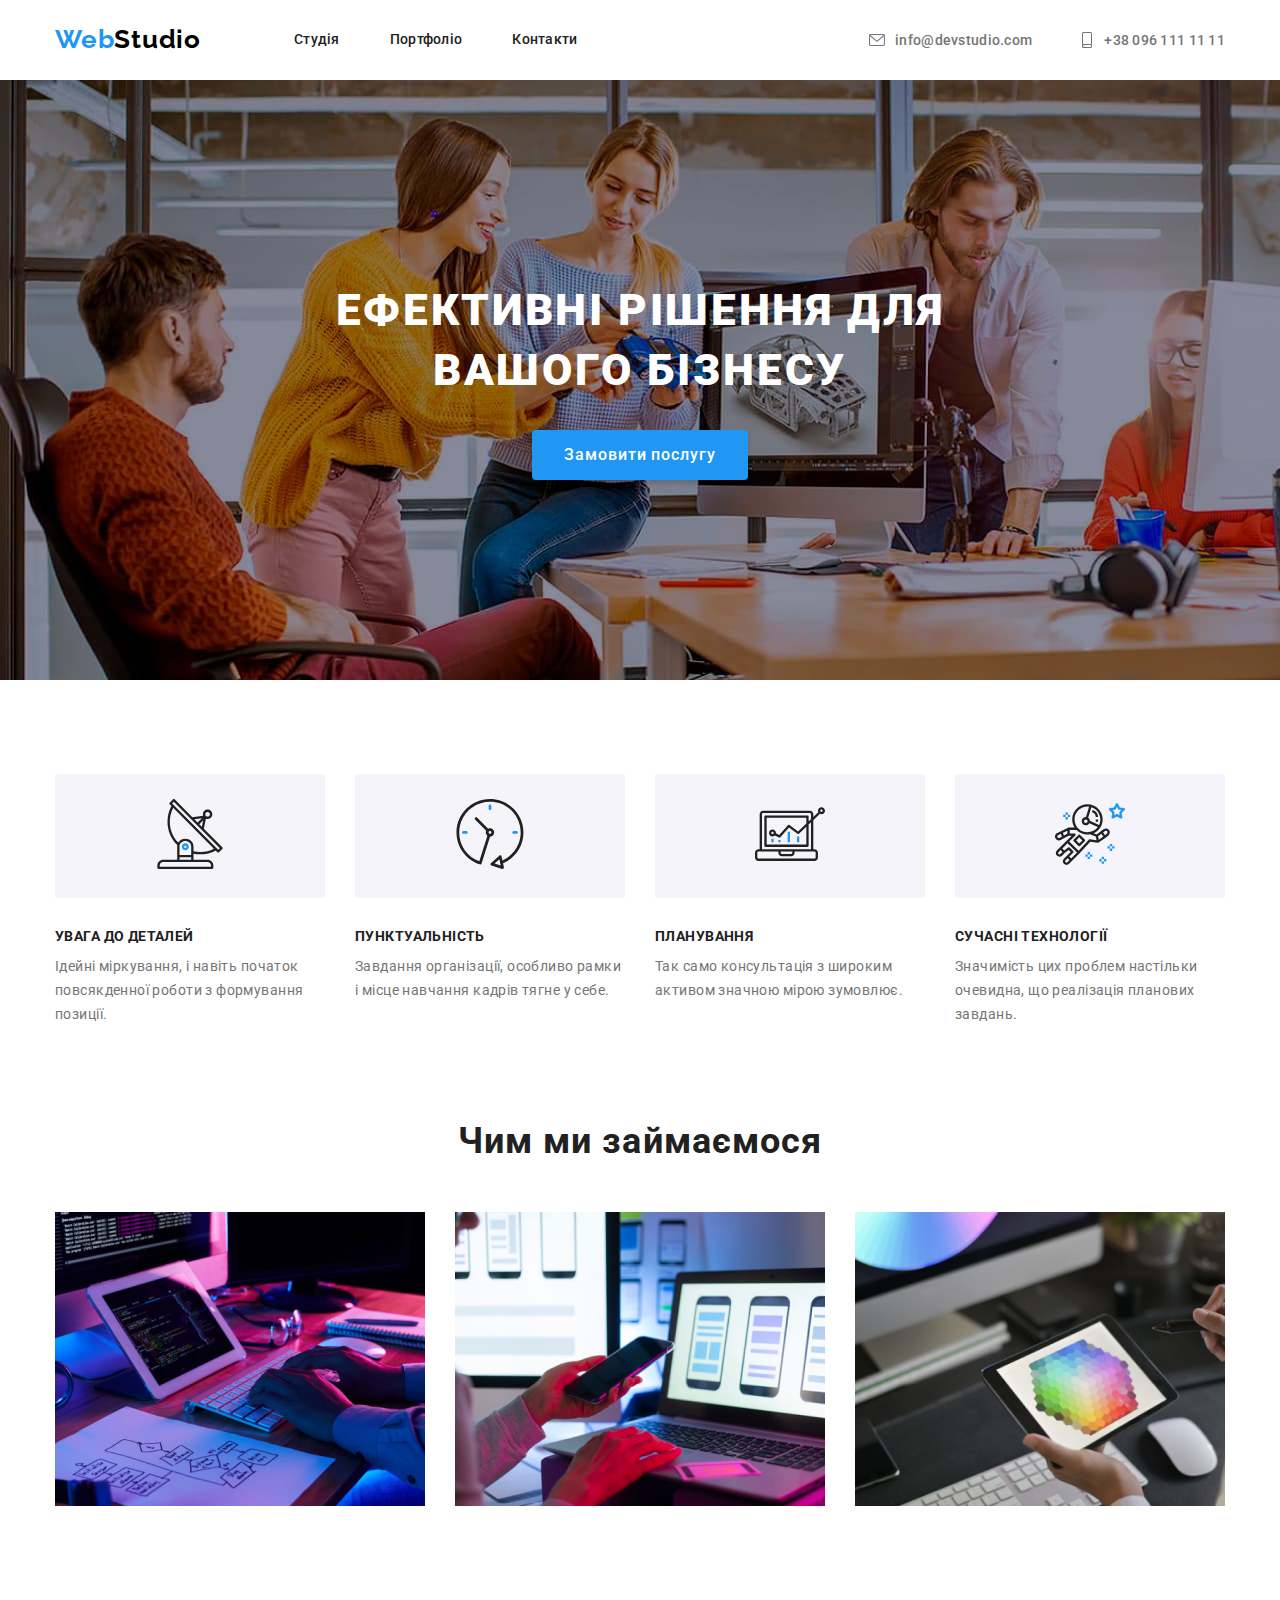
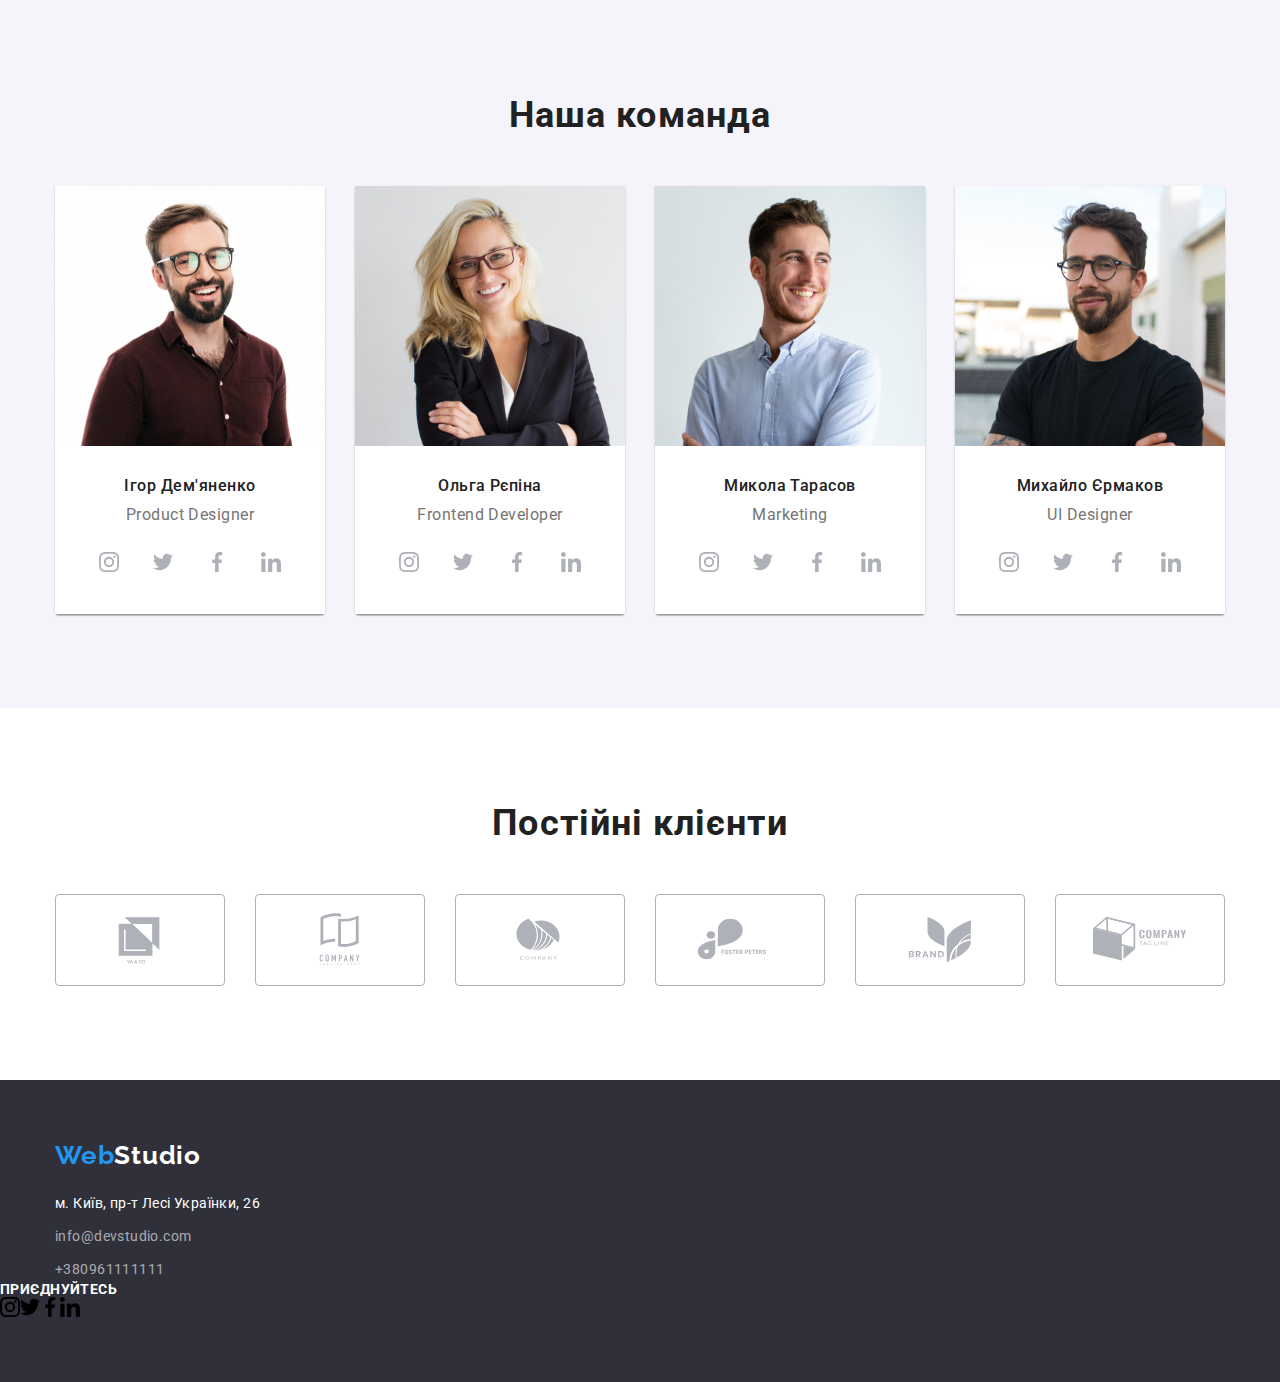
<file: index.html>
<!DOCTYPE html>
<html lang="en">
  <head>
    <meta charset="UTF-8" />
    <meta http-equiv="X-UA-Compatible" content="IE=edge" />
    <meta name="viewport" content="width=device-width, initial-scale=1.0" />
    <title>Document</title>
    <link
      rel="stylesheet"
      href="https://cdnjs.cloudflare.com/ajax/libs/modern-normalize/1.1.0/modern-normalize.min.css"
      integrity="sha512-wpPYUAdjBVSE4KJnH1VR1HeZfpl1ub8YT/NKx4PuQ5NmX2tKuGu6U/JRp5y+Y8XG2tV+wKQpNHVUX03MfMFn9Q=="
      crossorigin="anonymous"
      referrerpolicy="no-referrer"
    />
    <link rel="preconnect" href="https://fonts.googleapis.com" />
    <link rel="preconnect" href="https://fonts.gstatic.com" crossorigin />
    <link
      rel="stylesheet"
      href="https://cdnjs.cloudflare.com/ajax/libs/modern-normalize/1.0.0/modern-normalize.min.css"
    />
    <link
      rel="stylesheet"
      href="https://cdnjs.cloudflare.com/ajax/libs/modern-normalize/1.1.0/modern-normalize.css"
      integrity="sha512-Y0MM+V6ymRKN2zStTqzQ227DWhhp4Mzdo6gnlRnuaNCbc+YN/ZH0sBCLTM4M0oSy9c9VKiCvd4Jk44aCLrNS5Q=="
      crossorigin="anonymous"
      referrerpolicy="no-referrer"
    />
    <link
      href="https://fonts.googleapis.com/css2?family=Raleway:wght@700&family=Roboto:wght@400;500;700&display=swap"
      rel="stylesheet"
    />
    <link rel="preconnect" href="https://fonts.googleapis.com" />
    <link rel="preconnect" href="https://fonts.gstatic.com" crossorigin />
    <link
      href="https://fonts.googleapis.com/css2?family=Roboto:wght@900&display=swap"
      rel="stylesheet"
    />

    <link rel="stylesheet" href="./css/styles.css" />
  </head>
  <body class="page-body">
    <!--header-->
    <header class="page-header">
      <div class="header-lists container">
        <nav class="header-nav">
          <a href="" class="logo"
            >Web<span class="header-logo-span">Studio</span></a
          >

          <a href="./index.html"></a>

          <ul class="site-nav list">
            <li><a href="" class="link">Студія</a></li>
            <li><a href="./portfolio.html" class="link">Портфоліо</a></li>
            <li><a href="" class="link">Контакти </a></li>
          </ul>
        </nav>
        <ul class="site-nav-contacts list">
          <li>
            <a href="" class="link-info">
              <svg class="envelope-icon">
                <use href="./images/symbol-defs.svg#icon-envelope"></use>
              </svg>
              info@devstudio.com
            </a>
          </li>
          <li>
            <a href="" class="link-info">
              <svg class="smartphone-icon">
                <use href="./images/symbol-defs.svg#icon-smartphone"></use>
              </svg>

              +38 096 111 11 11
            </a>
          </li>
        </ul>
      </div>
    </header>
    <main>
      <!--hero-->
      <section class="hero">
        <div class="hero-elements container">
          <h1 class="hero-title">Ефективні рішення для вашого бізнесу</h1>
          <button type="button" class="button">Замовити послугу</button>
        </div>
      </section>

      <!--about_activity-->
      <section class="section-activity">
        <div class="container">
          <ul class="activities-list list">
            <h2 class="section-title visually-hidden">Чим ми займаємося</h2>
            <li>
              <div class="icons-container">
                <svg class="activities-icon">
                  <use href="images/symbol-defs.svg#icon-antenna-1"></use>
                </svg>
              </div>

              <h3 class="title">УВАГА ДО ДЕТАЛЕЙ</h3>
              <p class="paragraph">
                Ідейні міркування, і навіть початок повсякденної роботи з
                формування позиції.
              </p>
            </li>
            <li>
              <div class="icons-container">
                <svg class="activities-icon">
                  <use href="images/symbol-defs.svg#icon-clock-1"></use>
                </svg>
              </div>
              <h3 class="title">ПУНКТУАЛЬНІСТЬ</h3>
              <p class="paragraph">
                Завдання організації, особливо рамки і місце навчання кадрів
                тягне у себе.
              </p>
            </li>
            <li>
              <div class="icons-container">
                <svg class="activities-icon">
                  <use href="images/symbol-defs.svg#icon-diagram-1"></use>
                </svg>
              </div>
              <h3 class="title">ПЛАНУВАННЯ</h3>
              <p class="paragraph">
                Так само консультація з широким активом значною мірою зумовлює.
              </p>
            </li>
            <li>
              <div class="icons-container">
                <svg class="activities-icon">
                  <use href="images/symbol-defs.svg#icon-astronaut-1"></use>
                </svg>
              </div>
              <h3 class="title">СУЧАСНІ ТЕХНОЛОГІЇ</h3>
              <p class="paragraph">
                Значимість цих проблем настільки очевидна, що реалізація
                планових завдань.
              </p>
            </li>
          </ul>
        </div>
      </section>
      <!--work_examples-->
      <section class="section-work-examples">
        <div class="work-examples container">
          <h2 class="section-title h2-title">Чим ми займаємося</h2>
          <ul class="work-examples-list list">
            <li>
              <img
                class="img"
                src="./images/work_examples/img_3.png"
                class="img"
                alt="Пример работы"
                width="370"
              />
            </li>
            <li>
              <img
                class="img"
                src="./images/work_examples/img_2.png"
                class="img"
                alt="Пример работы"
                width="370"
              />
            </li>
            <li>
              <img
                class="img"
                src="./images/work_examples/img_1.png"
                class="img"
                alt="Пример работы"
                width="370"
              />
            </li>
          </ul>
        </div>
      </section>
      <!--employers-->
      <section class="employers">
        <div class="employers-list container">
          <h2 class="section-title">Наша команда</h2>
          <ul class="img-list">
            <li class="card">
              <img
                class="img"
                src="./images/employers/img_1.jpg"
                alt="сотрудник"
                width="270"
              />
              <div class="general-paragraph">
                <h3 class="title">Ігор Дем'яненко</h3>
                <p class="paragraph">Product Designer</p>
                <div class="social-links">
                  <a class="social-link" href="">
                    <svg class="social-icon">
                      <use
                        href="./images/symbol-defs.svg#icon-instagram-1"
                      ></use>
                    </svg>
                  </a>
                  <a class="social-link" href="">
                    <svg class="social-icon">
                      <use href="./images/symbol-defs.svg#icon-twitter-1"></use>
                    </svg>
                  </a>
                  <a class="social-link" href="">
                    <svg class="social-icon">
                      <use
                        href="./images/symbol-defs.svg#icon-facebook-1"
                      ></use>
                    </svg>
                  </a>
                  <a class="social-link" href="">
                    <svg class="social-icon">
                      <use
                        href="./images/symbol-defs.svg#icon-linkedin-1"
                      ></use>
                    </svg>
                  </a>
                </div>
              </div>
            </li>
            <li class="card">
              <img
                class="img"
                src="./images/employers/img_2.jpg"
                alt="сотрудник"
                width="270"
              />
              <div class="general-paragraph">
                <h3 class="title">Ольга Рєпіна</h3>
                <p class="paragraph">Frontend Developer</p>
                <div class="social-links">
                  <a class="social-link" href="">
                    <svg class="social-icon">
                      <use
                        href="./images/symbol-defs.svg#icon-instagram-1"
                      ></use>
                    </svg>
                  </a>
                  <a class="social-link" href="">
                    <svg class="social-icon">
                      <use href="./images/symbol-defs.svg#icon-twitter-1"></use>
                    </svg>
                  </a>
                  <a class="social-link" href="">
                    <svg class="social-icon">
                      <use
                        href="./images/symbol-defs.svg#icon-facebook-1"
                      ></use>
                    </svg>
                  </a>
                  <a class="social-link" href="">
                    <svg class="social-icon">
                      <use
                        href="./images/symbol-defs.svg#icon-linkedin-1"
                      ></use>
                    </svg>
                  </a>
                </div>
              </div>
            </li>
            <li class="card">
              <img
                class="img"
                src="./images/employers/img_3.jpg"
                alt="сотрудник"
                width="270"
              />
              <div class="general-paragraph">
                <h3 class="title">Микола Тарасов</h3>
                <p class="paragraph">Marketing</p>
                <div class="social-links">
                  <a class="social-link" href="">
                    <svg class="social-icon">
                      <use
                        href="./images/symbol-defs.svg#icon-instagram-1"
                      ></use>
                    </svg>
                  </a>
                  <a class="social-link" href="">
                    <svg class="social-icon">
                      <use href="./images/symbol-defs.svg#icon-twitter-1"></use>
                    </svg>
                  </a>
                  <a class="social-link" href="">
                    <svg class="social-icon">
                      <use
                        href="./images/symbol-defs.svg#icon-facebook-1"
                      ></use>
                    </svg>
                  </a>
                  <a class="social-link" href="">
                    <svg class="social-icon">
                      <use
                        href="./images/symbol-defs.svg#icon-linkedin-1"
                      ></use>
                    </svg>
                  </a>
                </div>
              </div>
            </li>
            <li class="card">
              <img
                class="img"
                src="./images/employers/img_4.jpg"
                alt="сотрудник"
                width="270"
              />
              <div class="general-paragraph">
                <h3 class="title">Михайло Єрмаков</h3>
                <p class="paragraph">UI Designer</p>
                <div class="social-links">
                  <a class="social-link" href="">
                    <svg class="social-icon">
                      <use
                        href="./images/symbol-defs.svg#icon-instagram-1"
                      ></use>
                    </svg>
                  </a>
                  <a class="social-link" href="">
                    <svg class="social-icon">
                      <use href="./images/symbol-defs.svg#icon-twitter-1"></use>
                    </svg>
                  </a>
                  <a class="social-link" href="">
                    <svg class="social-icon">
                      <use
                        href="./images/symbol-defs.svg#icon-facebook-1"
                      ></use>
                    </svg>
                  </a>
                  <a class="social-link" href="">
                    <svg class="social-icon">
                      <use
                        href="./images/symbol-defs.svg#icon-linkedin-1"
                      ></use>
                    </svg>
                  </a>
                </div>
              </div>
            </li>
          </ul>
        </div>
      </section>

      <section class="companies">
        <div class="container">
          <h2 class="companies-title h2-title">Постійні клієнти</h2>
          <ul class="companies-icon-list">
            <li>
              <a class="icon-link" href="">
                <svg class="icon">
                  <use href="./images/symbol-defs.svg#icon-logo"></use>
                </svg>
              </a>
            </li>
            <li>
              <a class="icon-link" href="">
                <svg class="icon">
                  <use href="./images/symbol-defs.svg#icon-logo-1"></use>
                </svg>
              </a>
            </li>
            <li>
              <a class="icon-link" href="">
                <svg class="icon">
                  <use href="./images/symbol-defs.svg#icon-logo-2" #></use>
                </svg>
              </a>
            </li>
            <li>
              <a class="icon-link" href="">
                <svg class="icon">
                  <use href="./images/symbol-defs.svg#icon-logo-3"></use>
                </svg>
              </a>
            </li>
            <li>
              <a class="icon-link" href="">
                <svg class="icon">
                  <use href="./images/symbol-defs.svg#icon-logo-4"></use>
                </svg>
              </a>
            </li>
            <li>
              <a class="icon-link" href="">
                <svg class="icon">
                  <use href="./images/symbol-defs.svg#icon-logo-5"></use>
                </svg>
              </a>
            </li>
          </ul>
        </div>
      </section>

      <!--footer-->
    </main>
  
    <footer class="footer">
      <div class="footer-elements container">
        <a href="" class="logo"
          >Web<span class="footer-logo-span">Studio</span></a
        >
        <address class="address">
          <p class="address-paragraph">м. Київ, пр-т Лесі Українки, 26</p>
          <a class="address-link" href="info@devstudio.com"
            >info@devstudio.com</a
          >
          <a class="address-link" href="+380961111111">+380961111111</a>
        </address>
      </div>
      <div class="footer-icons">
        <p class="paragraph">приєднуйтесь</p>
        <ul class = "footer-icons-list">
          <li>
            <a href="" class="footer-icons-link">
              <svg class="icon">
                <use href = "./images/symbol-defs.svg#icon-instagram-1"></use>
              </svg>
            </a>
          </li>
          <li>
            <a href="" class="footer-icons-link">
              <svg class="icon">
                <use href = "./images/symbol-defs.svg#icon-twitter-1"></use>
              </svg>
            </a>
          </li>
          <li>
            <a href="" class="footer-icons-link">
              <svg class="icon">
                <use href = "./images/symbol-defs.svg#icon-facebook-1"></use>
              </svg>
            </a>
          </li>
          <li>
            <a href="" class="footer-icons-link">
              <svg class="icon">
                <use href = "./images/symbol-defs.svg#icon-linkedin-1"></use>
              </svg>
            </a>
          </li>
          
        </ul>
        
      </div>
    </footer>
  </body>
</html>
</file>
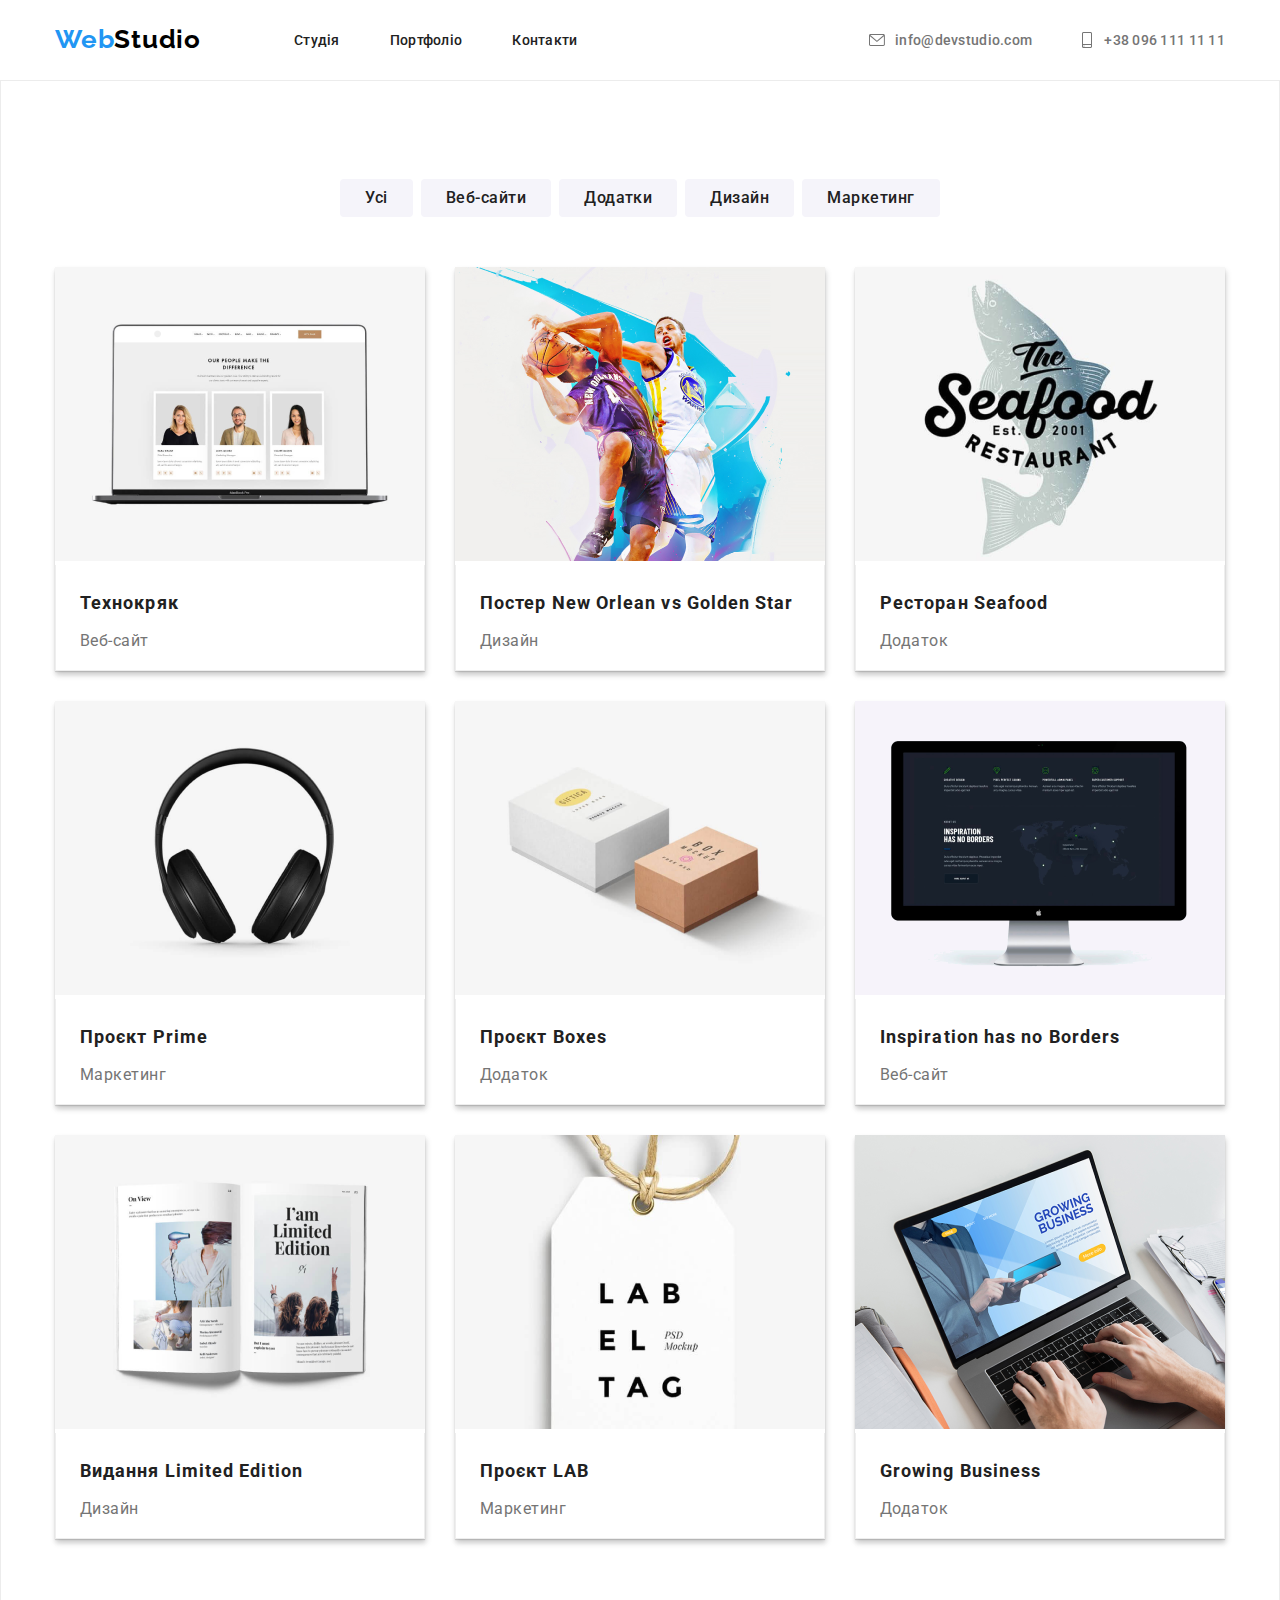
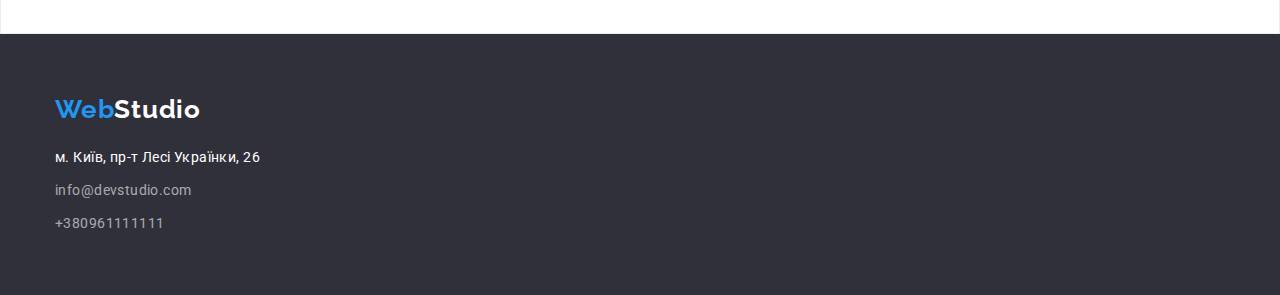
<file: portfolio.html>
<!DOCTYPE html>
<html lang="en">
  <head>
    <meta charset="UTF-8" />
    <meta http-equiv="X-UA-Compatible" content="IE=edge" />
    <meta name="viewport" content="width=device-width, initial-scale=1.0" />
    <title>Document</title>
    <link
      rel="stylesheet"
      href="https://cdnjs.cloudflare.com/ajax/libs/modern-normalize/1.1.0/modern-normalize.min.css"
      integrity="sha512-wpPYUAdjBVSE4KJnH1VR1HeZfpl1ub8YT/NKx4PuQ5NmX2tKuGu6U/JRp5y+Y8XG2tV+wKQpNHVUX03MfMFn9Q=="
      crossorigin="anonymous"
      referrerpolicy="no-referrer"
    />
    <link rel="preconnect" href="https://fonts.googleapis.com" />
    <link rel="preconnect" href="https://fonts.gstatic.com" crossorigin />
    <link
      href="https://fonts.googleapis.com/css2?family=Raleway:wght@700&family=Roboto:wght@400;500;700&display=swap"
      rel="stylesheet"
    />
    <link rel="preconnect" href="https://fonts.googleapis.com" />
    <link rel="preconnect" href="https://fonts.gstatic.com" crossorigin />
    <link
      href="https://fonts.googleapis.com/css2?family=Roboto:wght@900&display=swap"
      rel="stylesheet"
    />
    <link rel="stylesheet" href="./css/styles.css" />
  </head>
  <body>
    <header class="page-header">
      <div class="container">
        <nav class="header-nav">
          <a href="./index.html"></a>
          <a href="./index.html" class="logo"
            >Web<span class="header-logo-span">Studio</span></a
          >
          <ul class="site-nav list">
            <li><a href="/" class="link">Студія</a></li>
            <li><a href="./portfolio.html" class="link">Портфоліо</a></li>
            <li><a href="" class="link">Контакти </a></li>
          </ul>

          <ul class="site-nav-contacts list">
            <li>
              <a href="" class="link-info">
                <svg class="envelope-icon">
                  <use href="./images/symbol-defs.svg#icon-envelope"></use>
                </svg>
                info@devstudio.com
              </a>
            </li>
            <li>
              <a href="" class="link-info">
                <svg class="smartphone-icon">
                  <use href="./images/symbol-defs.svg#icon-smartphone"></use>
                </svg>
  
                +38 096 111 11 11
              </a>
            </li>
          </ul>
        </nav>
      </div>
    </header>

    <main>
      <section class="portfolio-section section">
        <h1 class="visually-hidden">list</h1>
        <!-- buttons -->
        <div class="container">
          <ul class="section-nav list">
            <li><button type="button" class="button">Усі</button></li>
            <li><button type="button" class="button">Веб-сайти</button></li>
            <li><button type="button" class="button">Додатки</button></li>
            <li><button type="button" class="button">Дизайн</button></li>
            <li><button type="button" class="button">Маркетинг</button></li>
          </ul>
        </div>
        <!-- list -->
        <div class="container">
          <ul class="portfolio-img-list list">
            <li class = "card">
              <a href="" class="link-imgs">
                <div class="test"></div>
                <img src="./portfolio_imgs/laptop.jpeg" alt="laptop" />
                <div class="general-list">
                  <h2 class="img-list-title">Технокряк</h2>
                  <p class="img-list-paragraph">Веб-сайт</p>
                </div>
              </a>
            </li>
            <li class = "card">
              <a href="" class="link-imgs">
                <img src="./portfolio_imgs/basketball.jpeg" alt="basketball" />
                <div class="general-list">
                  <h2 class="img-list-title">
                    Постер New Orlean vs Golden Star
                  </h2>

                  <p class="img-list-paragraph">Дизайн</p>
                </div>
              </a>
            </li>
            <li class = "card">
              <a href="" class="link-imgs">
                <img src="./portfolio_imgs/sea_food.jpeg" alt="sea_food" />
                <div class="general-list">
                  <h2 class="img-list-title">Ресторан Seafood</h2>

                  <p class="img-list-paragraph">Додаток</p>
                </div>
              </a>
            </li>
            <li class = "card">
              <a href="" class="link-imgs">
                <img src="./portfolio_imgs/headphones.jpeg" alt="headphones" />
                <div class="general-list">
                  <h2 class="img-list-title">Проєкт Prime</h2>

                  <p class="img-list-paragraph">Маркетинг</p>
                </div>
              </a>
            </li>
            <li class = "card">
              <a href="" class="link-imgs">
                <img src="./portfolio_imgs/boxes.jpeg" alt="boxes" />
                <div class="general-list">
                  <h2 class="img-list-title">Проєкт Boxes</h2>
                  <p class="img-list-paragraph">Додаток</p>
                </div>
              </a>
            </li>
            <li class = "card">
              <a href="" class="link-imgs">
                <img src="./portfolio_imgs/monitor.jpeg" alt="monitor" />
                <div class="general-list">
                  <h2 class="img-list-title">Inspiration has no Borders</h2>
                  <p class="img-list-paragraph">Веб-сайт</p>
                </div>
              </a>
            </li>
            <li class = "card">
              <a href="" class="link-imgs">
                <img src="./portfolio_imgs/magazines.jpeg" alt="magazines" />
                <div class="general-list">
                  <h2 class="img-list-title">Видання Limited Edition</h2>
                  <p class="img-list-paragraph">Дизайн</p>
                </div>
              </a>
            </li>
            <li class = "card">
              <a href="" class="link-imgs">
                <img src="./portfolio_imgs/pendant.jpeg" alt="pendant" />
                <div class="general-list">
                  <h2 class="img-list-title">Проєкт LAB</h2>
                  <p class="img-list-paragraph">Маркетинг</p>
                </div>
              </a>
            </li>
            <li class = "card">
              <a href="" class="link-imgs">
                <img
                  src="./portfolio_imgs/laptop_cr_business.jpeg"
                  alt="laptop_cr_business"
                />
                <div class="general-list">
                  <h2 class="img-list-title">Growing Business</h2>
                  <p class="img-list-paragraph">Додаток</p>
                </div>
              </a>
            </li>
          </ul>
        </div>
      </section>
    </main>
    <!-- footer -->
    <footer class="footer">
      <div class="footer-elements container">
        <a href="" class="logo"
          >Web<span class="footer-logo-span">Studio</span></a
        >
        <address class="address">
          <p class="address-paragraph">м. Київ, пр-т Лесі Українки, 26</p>
          <a class="address-link" href="info@devstudio.com"
            >info@devstudio.com</a
          >
          <a class="address-link" href="+380961111111">+380961111111</a>
        </address>
      </div>
    </footer>
  </body>
</html>
</file>
<file: css/styles.css>
/* ------MAIN PAGE------ */
/*title color - #212121*/
/*main color -  #757575*/
/*white #FFFFFF*/
/* accent blue #2196F3*/
/* background color #F5F5F5 */
/*secondary background #F5F4FA */
/* title background color #FFFFFF */
/* ------PORTFOLIO------ */
/*  button background color #F5F4FA, button text color  #212121;*/
/* ------FONTS------ */
/* Roboto, font-weight: 700; font-weight: 500, font-weight: 400
Raleway: font-weight: 700 */
/* icons color #AFB1B8; */
*,
*::before,
*::after {
  box-sizing: border-box;
  text-decoration: none;
  list-style: none;
  margin: 0;
  padding: 0;
}

.visually-hidden {
  position: absolute;
  white-space: nowrap;
  width: 1px;
  height: 1px;
  overflow: hidden;
  border: 0;
  padding: 0;
  clip: rect(0 0 0 0);
  clip-path: inset(50%);
  margin: -1px;
}
.container {
  width: 1200px;
  padding-left: 15px;
  padding-right: 15px;
  margin: 0 auto;
  /* outline: solid 2px red; */
}
:root {
  --primary-text-color: #757575;
  --secondary-text-color: #f5f4fa;
  --header_color: #212121;
  --accent-color: #2196f3;
  --button-bg-color: #2196f3;
  --second-bg-color: #f5f4fa;
  --button-bg-color-portfolio: #f5f4fa;
  --button-color-portfolio: #212121;
  --icon-color: #afb1b8;
}
.h2-title {
  display: flex;
  justify-content: center;
  font-weight: 700;
  font-size: 36px;
  line-height: 42px;
  text-align: center;
  letter-spacing: 0.03em;
  color: #212121;
}

.header-logo-span {
  color: black;
}

body {
  background-color: white;
  color: var(--primary-text-color);
  font-family: "Roboto", sans-serif;
}
.page-header {
  padding-top: 24px;
  padding-bottom: 25px;
}
.header-nav {
  display: flex;
  align-items: center;
}

.logo {
  color: #2196f3;
  font-family: Raleway, sans-serif;
  font-style: normal;
  font-weight: 700;
  font-size: 26px;
  line-height: calc(31 / 26);
  letter-spacing: 0.03em;
}
.list {
  list-style: none;
}

/* site-nav */
.header-lists {
  display: flex;
  align-items: center;
}
.site-nav .link {
  color: var(--header_color);
  font-weight: 500;
  font-size: 14px;
  line-height: calc(16 / 14);
  letter-spacing: 0.02em;
}
.site-nav {
  margin-left: 93px;
  display: flex;
  gap: 50px;
}
.site-nav-contacts {
  display: flex;
  gap: 50px;
  margin-left: auto;
}
.site-nav-contacts .envelope-icon {
  width: 16px;
  height: 12px;
  margin-right: 10px;
  fill: #757575;
}
/* .site-nav-contacts .envelope-icon:hover, :focus{
  
} */
.site-nav-contacts .smartphone-icon {
  width: 10px;
  height: 16px;
  margin-right: 12px;
  fill: #757575;
}

.site-nav-contacts .link-info {
  display: flex;
  align-items: center;
  font-weight: 500;
  font-size: 14px;
  line-height: 16px;
  letter-spacing: 0.02em;
  color: #757575;
}
.site-nav .link:hover,
.site-nav .link:focus {
  color: var(--accent-color);
}
.site-nav-contacts,
.link-info:hover,
:focus {
  color: var(--accent-color);
}
.link-info:hover .envelope-icon,
.link-info:focus .envelope-icon,
.link-info:hover .smartphone-icon,
.link-info:focus .smartphone-icon {
  fill: var(--accent-color);
}

/* hero */
.hero {
  background-image: url(../images/site-header.jpg);
}
.hero-elements {
  text-align: center;
  padding-top: 200px;
  padding-bottom: 200px;
}
.hero-title {
  width: 696px;

  font-weight: 900;
  font-size: 44px;
  line-height: 60px;
  letter-spacing: 0.06em;
  text-transform: uppercase;
  color: #ffffff;

  margin: 0 auto;
}
.hero .button {
  margin-top: 30px;
  align-items: center;
  color: white;
  font-weight: 400px;
  font-size: 16px;
  line-height: calc(30 / 16);
  width: 216px;
  height: 50px;
  letter-spacing: 0.06em;
  background-color: var(--button-bg-color);
  box-shadow: 0px 4px 4px rgba(0, 0, 0, 0.15);
  border-radius: 4px;
}
/* section */
.section-activity {
  padding-bottom: 94px;
  padding-top: 94px;
}
.section-activity .activities-icon {
  width: 70px;
  height: 70px;
}
.icons-container {
  padding: 25px 100px;
  margin-bottom: 30px;
  background-color: var(--second-bg-color);
}
.activities-list {
  display: flex;
  gap: 30px;
}

.section-activity .title {
  font-weight: 700px;
  font-size: 14px;
  line-height: calc(16 / 14);
  letter-spacing: 0.03em;
  text-transform: uppercase;
  color: var(--header_color);
}
.section-activity .paragraph {
  margin-top: 10px;
  font-weight: 400;
  font-size: 14px;
  line-height: 24px;
  letter-spacing: 0.03em;

  color: #757575;
}

/* activities */

.section-work-examples {
  padding-bottom: 94px;
}
.work-examples {
  margin-left: auto;
  text-align: center;
}
.section-work-examples .section-title {
  margin-bottom: 50px;
}
.work-examples-list {
  display: flex;
  gap: 30px;
  padding: 0;
  margin: 0;
}
.section-work-examples .img {
  padding-left: 0;
  display: block;
  justify-content: center;
  width: 370px;
  margin: 0 auto;
}
/* employers */
.employers {
  background-color: var(--second-bg-color);
  padding-bottom: 94px;
  padding-top: 94px;
}
.employers .section-title {
  margin-bottom: 50px;
}
.employers .img-list {
  display: flex;
  max-width: 270px;
  box-sizing: border-box;

  margin: 0;
  gap: 30px;
}
.employers .img {
  display: block;
}
.employers .title {
  margin-bottom: 10px;
}
.employers .section-title {
  font-weight: 700;
  font-size: 36px;
  line-height: calc(42 / 36);
  text-align: center;
  letter-spacing: 0.03em;
  color: var(--header_color);
}
.general-paragraph {
  padding-top: 30px;
  padding-bottom: 30px;
  background-color: white;
}
.employers .title {
  color: var(--header_color);
  font-weight: 500;
  font-size: 16px;
  line-height: 19px;
  text-align: center;
  letter-spacing: 0.03em;
  color: #212121;
}
.employers .card {
  box-shadow: 0px 1px 3px rgba(0, 0, 0, 0.12), 0px 1px 1px rgba(0, 0, 0, 0.14),
    0px 2px 1px rgba(0, 0, 0, 0.2);
  border-radius: 0px 0px 4px 4px;
}
.employers .paragraph {
  margin-top: 10px;
  font-weight: 400;
  font-size: 16px;
  line-height: 19px;
  text-align: center;
  letter-spacing: 0.03em;
  color: #757575;
  margin-bottom: 16px;
}
.social-links {
  display: flex;

  gap: 10px;

  justify-content: center;
}
.social-link {
  display: flex;
  justify-content: center;
  align-items: center;
  width: 44px;
  height: 44px;
  border-radius: 50%;
  /* border: solid 2px red; */
}
.social-link:hover {
  background-color: var(--accent-color);
}

.social-links .social-icon {
  width: 20px;
  height: 20px;
  fill: var(--icon-color);
}
.social-link:hover .social-icon {
  background-color: var(--accent-color);
  fill: white;
}

/* Button */
.button {
  font-family: inherit;
  background-color: var(--button-bg-color-portfolio);
  color: var(--button-color-portfolio);
  border: none;
  font-weight: 500;
  font-size: 16px;
  line-height: calc(26 / 16);
  text-align: center;
  letter-spacing: 0.03em;
  cursor: pointer;
  /* identical to box height, or 162% */
}
/* companies */
.companies {
  padding-top: 94px;
  padding-bottom: 94px;
}
.companies-title {
  margin-bottom: 50px;
}
.companies-icon-list {
  justify-content: center;
  gap: 30px;
}
.companies-icon-list .icon-link {
  display: flex;
  justify-content: center;
  align-items: center;
  width: 170px;
  height: 92px;
  border: 1px solid var(--icon-color);
  border-radius: 4px;
}

.companies-icon-list .icon {
  width: 106px;
  height: 60px;
  fill: var(--icon-color);
}
.icon-link:hover,
.icon-link:hover .icon {
  fill: var(--accent-color);
  border-color: var(--accent-color);
}

.companies-icon-list {
  display: flex;
}

/* footer */
.footer {
  background-color: #2f303a;
  padding-top: 60px;
  padding-bottom: 60px;
}

.footer-logo-span {
  color: white;
}
.address {
  font-style: normal;
  display: block;
  margin-top: 20px;
}
.address .address-paragraph {
  margin-top: 9px;
  font-weight: 400;
  font-size: 14px;
  line-height: 24px;
  letter-spacing: 0.03em;
  color: white;
}


.footer-icons .paragraph {
  font-weight: 700;
  font-size: 14px;
  line-height: 16px;
  letter-spacing: 0.03em;
  text-transform: uppercase;

  color: #ffffff;
}
.footer-icons-list{
  display: flex;
}
.footer-icons .icon{
  width: 20px;
  height: 20px;
}

.address .address-link {
  margin-top: 9px;
  display: block;
  font-weight: 400;
  font-size: 14px;
  line-height: 24px;
  letter-spacing: 0.03em;
  color: rgba(255, 255, 255, 0.6);
}
/* portfolio-section */
.portfolio-section {
  border: 1px solid #ececec;
  padding-top: 98px;
  padding-bottom: 94px;
}
/* portfolio-buttons */
.section-nav {
  display: flex;
  justify-content: center;
  margin-bottom: 50px;
  text-align: center;
  gap: 8px;
}
.section-nav .button {
  border-radius: 4px;
  padding: 6px 25px;
}
.section-nav .button:hover {
  background-color: var(--accent-color);
  color: white;
}
/* portfolio img-list */
.portfolio-img-list .card {
  box-shadow: 0px 1px 1px rgba(0, 0, 0, 0.12), 0px 4px 4px rgba(0, 0, 0, 0.06),
    1px 4px 6px rgba(0, 0, 0, 0.16);
}
.portfolio-img-list {
  display: flex;
  flex-wrap: wrap;
  margin-top: 30px;
  padding-left: 0;
  gap: 30px;
}

.portfolio-img-list .img-list-title {
  font-weight: 700;
  font-size: 18px;
  line-height: 2em;
  letter-spacing: 0.06em;
  color: var(--header_color);
}
.img-list-paragraph {
  padding-top: 10px;
  display: flex;
  font-family: "Roboto";
  font-style: normal;
  font-weight: 400;
  font-size: 16px;
  line-height: calc(19 / 16);
  text-align: center;
  letter-spacing: 0.03em;
  color: #757575;
}
.portfolio-img-list .general-list {
  padding: 20px 24px;
  border-left: 1px solid #eeeeee;
  border-right: 1px solid #eeeeee;
  border-bottom: 1px solid #eeeeee;
}
</file>
